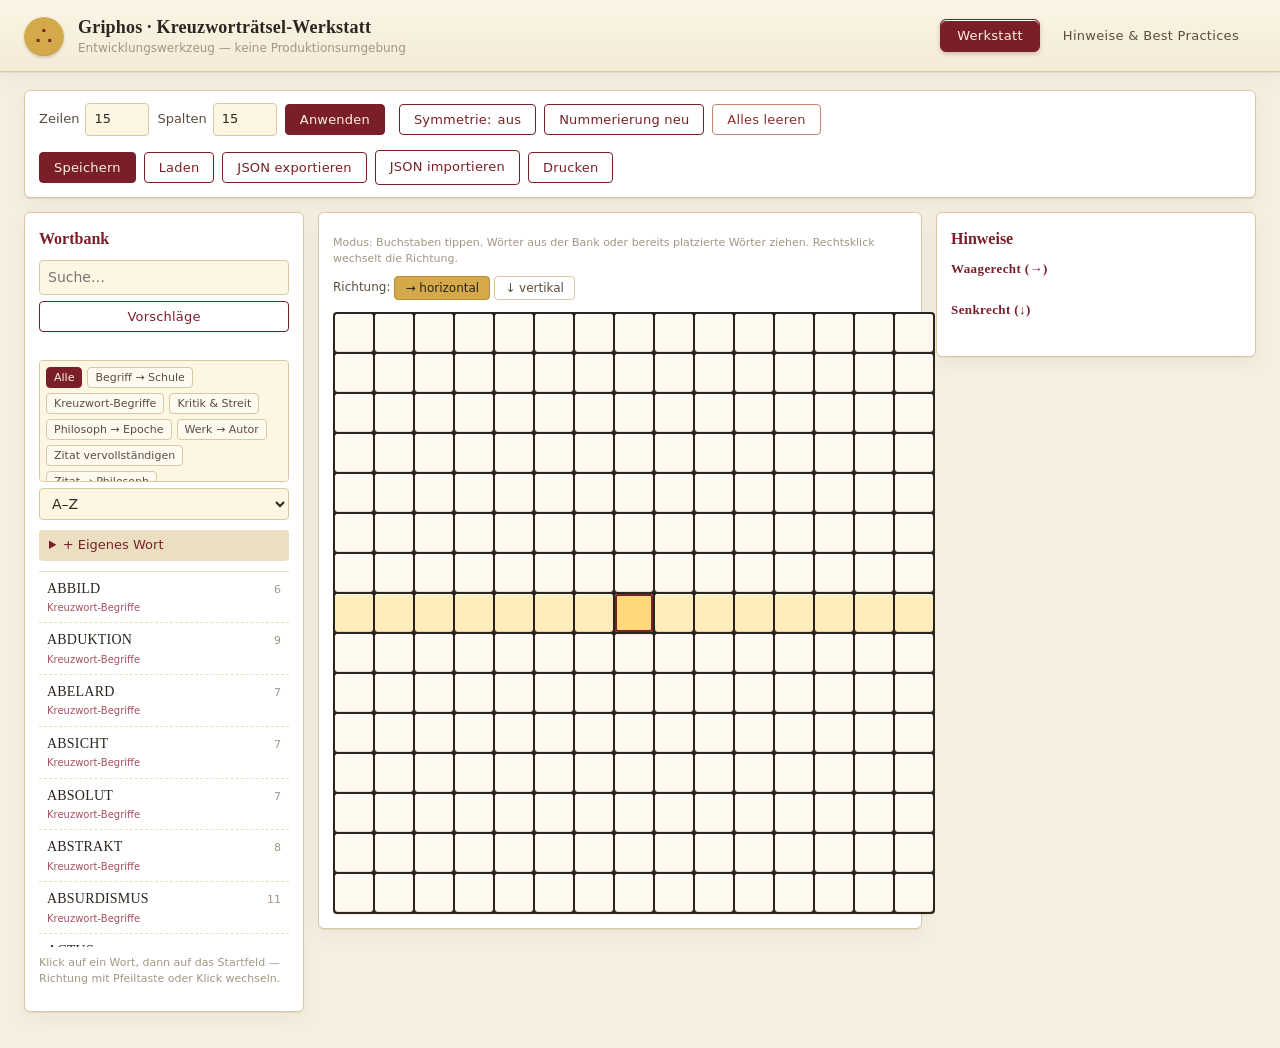
<file: crossword-builder/index.html>
<!doctype html>
<html lang="de">
<head>
  <meta charset="utf-8">
  <meta name="viewport" content="width=device-width, initial-scale=1">
  <title>Griphos · Kreuzworträtsel-Werkstatt</title>
  <link rel="stylesheet" href="style.css">
  <script src="data/data.js"></script>
  <script src="data/crossword_terms.js"></script>
</head>
<body>
  <header class="topbar">
    <div class="brand">
      <span class="brand-mark">∴</span>
      <div>
        <h1>Griphos · Kreuzworträtsel-Werkstatt</h1>
        <p class="subtitle">Entwicklungswerkzeug — keine Produktionsumgebung</p>
      </div>
    </div>
    <nav class="tabs" role="tablist">
      <button class="tab active" data-tab="builder" role="tab">Werkstatt</button>
      <button class="tab" data-tab="info" role="tab">Hinweise &amp; Best Practices</button>
    </nav>
  </header>

  <!-- ───────────────── BUILDER ───────────────── -->
  <section class="panel builder" data-panel="builder">
    <div class="toolbar">
      <div class="tool-group">
        <label>Zeilen <input type="number" id="rowsInput" min="5" max="30" value="15"></label>
        <label>Spalten <input type="number" id="colsInput" min="5" max="30" value="15"></label>
        <button id="resizeBtn" class="btn">Anwenden</button>
      </div>
      <div class="tool-group">
        <button id="symmetryBtn" class="btn ghost" title="Spiegelt Sperrfelder am Mittelpunkt, wenn bewusst eingeschaltet">Symmetrie: <span id="symmetryState">aus</span></button>
        <button id="numberBtn" class="btn ghost">Nummerierung neu</button>
        <button id="clearBtn" class="btn ghost danger">Alles leeren</button>
      </div>
      <div class="tool-group">
        <button id="manualSaveBtn" class="btn">Speichern</button>
        <button id="manualLoadBtn" class="btn ghost">Laden</button>
        <button id="exportBtn" class="btn ghost">JSON exportieren</button>
        <label class="btn ghost file-btn">JSON importieren<input type="file" id="importInput" accept="application/json" hidden></label>
        <button id="printBtn" class="btn ghost">Drucken</button>
      </div>
    </div>

    <div class="workspace">
      <!-- Wortliste -->
      <aside class="words">
        <h2>Wortbank</h2>
        <div class="words-controls">
          <input type="search" id="wordSearch" placeholder="Suche…">
          <button id="suggestionModeBtn" class="btn ghost suggestion-btn" type="button">Vorschläge</button>
          <div id="suggestionSummary" class="suggestion-summary"></div>
          <div id="categoryFilter" class="category-filter" aria-label="Kategorien"></div>
          <select id="sortMode">
            <option value="alpha">A–Z</option>
            <option value="length-desc">Längste zuerst</option>
            <option value="length-asc">Kürzeste zuerst</option>
            <option value="category">Kategorie</option>
          </select>
        </div>
        <details class="custom-word">
          <summary>+ Eigenes Wort</summary>
          <form id="customWordForm">
            <input type="text" id="customWordInput" placeholder="Wort" required>
            <input type="text" id="customClueInput" placeholder="Frage / Hinweis (optional)">
            <select id="customCategoryInput">
              <option value="Eigene">Eigene</option>
            </select>
            <button class="btn" type="submit">Hinzufügen</button>
          </form>
        </details>
        <ul id="wordList" class="word-list"></ul>
        <p class="hint">Klick auf ein Wort, dann auf das Startfeld — Richtung mit Pfeiltaste oder Klick wechseln.</p>
      </aside>

      <!-- Grid -->
      <main class="grid-wrap">
        <div class="grid-toolbar">
          <span class="hint" id="placementHint">Modus: Buchstaben tippen. Wörter aus der Bank oder aus dem Gitter ziehen. Rechtsklick wechselt die Richtung.</span>
          <span class="dir-indicator">Richtung:
            <button class="dir-btn active" data-dir="across">→ horizontal</button>
            <button class="dir-btn" data-dir="down">↓ vertikal</button>
          </span>
        </div>
        <div id="gridHost" class="grid-host"></div>
      </main>

      <!-- Hinweise -->
      <aside class="clues">
        <h2>Hinweise</h2>
        <div class="clue-section">
          <h3>Waagerecht (→)</h3>
          <ol id="acrossList" class="clue-list"></ol>
        </div>
        <div class="clue-section">
          <h3>Senkrecht (↓)</h3>
          <ol id="downList" class="clue-list"></ol>
        </div>
      </aside>
    </div>
  </section>

  <!-- ───────────────── INFO ───────────────── -->
  <section class="panel info" data-panel="info" hidden>
    <article class="prose">
      <h2>Best Practices für Kreuzworträtsel</h2>
      <p class="lead">Eine kompakte Sammlung der wichtigsten Konventionen — gedacht als Checkliste, während ihr in der Werkstatt arbeitet.</p>

      <h3>Gitterstruktur</h3>
      <ul>
        <li><strong>Gerade Größe vermeiden.</strong> Klassische Größen sind 11×11, 13×13, 15×15 und 21×21 (Sonntags-Rätsel). Eine ungerade Kantenlänge erlaubt eine Mittelachsen-Symmetrie.</li>
        <li><strong>180°-Rotationssymmetrie.</strong> Standard im US-Stil: das Schwarzfeld-Muster ist punktsymmetrisch zum Mittelpunkt. Wir machen das im Tool optional verfügbar (Schalter „Symmetrie").</li>
        <li><strong>Maximal ~16 % schwarze Felder</strong> bei 15×15. Mehr wirkt zerstückelt, weniger ist sehr schwierig zu konstruieren.</li>
        <li><strong>Keine isolierten Bereiche.</strong> Jedes weiße Feld muss von jedem anderen über weiße Felder erreichbar sein. Sonst zerfällt das Rätsel in zwei Mini-Rätsel.</li>
        <li><strong>Keine Wörter unter drei Buchstaben.</strong> Zwei-Buchstaben-Einträge sind in fast allen Stilen verboten, sie sind keine echten Wörter.</li>
      </ul>

      <h3>Wortauswahl</h3>
      <ul>
        <li><strong>Jeder Buchstabe gehört zu zwei Wörtern.</strong> Beim US-Stil (criss-cross) gibt es keine isolierten Buchstaben — jedes weiße Feld kreuzt waagerecht und senkrecht.</li>
        <li><strong>Mit langen Eckpfeilern beginnen.</strong> Setzt zuerst eure thematischen Hauptwörter (z. B. ARISTOTELES, NIETZSCHE) — sie diktieren das Skelett, kurze Füllwörter folgen.</li>
        <li><strong>Selten verdoppeln.</strong> Kein Wort sollte zweimal im Rätsel stehen, auch keine offensichtlichen Wortstämme.</li>
        <li><strong>Keine Buchstabenketten ohne Sinn.</strong> Vermeidet Kunstwörter oder Abkürzungen, die niemand kennt — bei einem philosophischen Rätsel sind echte Eigennamen aber willkommen.</li>
        <li><strong>Schwierigkeit mischen.</strong> Setzt 70 % alltägliche Begriffe und 30 % „Genuss"-Begriffe (für Griphos: zentrale Werke, prägnante Schulenamen).</li>
      </ul>

      <h3>Hinweise / Fragen</h3>
      <ul>
        <li><strong>Wortart und Numerus müssen passen.</strong> Singular-Hinweis → Singular-Antwort, Verb → Verb. Sonst fühlt es sich falsch an, auch wenn es theoretisch stimmt.</li>
        <li><strong>Vermeidet das gesuchte Wort im Hinweis.</strong> „Was Kant über die Vernunft sagte" für VERNUNFT ist tabu.</li>
        <li><strong>Einheitlicher Schwierigkeitsgrad pro Rätsel.</strong> Setzt nicht eine ultra-schwere und neunzehn triviale Hinweise.</li>
        <li><strong>Stilkonsistenz.</strong> Entscheidet euch früh: trockene Definitionen, kryptische Anspielungen oder zitatbasierte Hinweise — und bleibt dabei.</li>
        <li><strong>Themabezug nutzen.</strong> Für ein Philosophie-Rätsel sind Zitate, Werktitel oder Schulen-Begriffe stärker als generische Lexikon-Definitionen.</li>
      </ul>

      <h3>Konstruktionsablauf (Empfehlung)</h3>
      <ol>
        <li><strong>Thema festlegen.</strong> z. B. „Stoa &amp; Spätantike", „Aufklärung", „Existenzphilosophie".</li>
        <li><strong>Themenwörter sammeln.</strong> 4–8 lange Begriffe, die das Rätsel tragen sollen.</li>
        <li><strong>Skelett platzieren.</strong> Themenwörter symmetrisch ins Gitter setzen (oben, Mitte, unten).</li>
        <li><strong>Füllen.</strong> Mit kürzeren Wörtern auffüllen — pro Buchstaben prüfen, ob alle Kreuzungen valide Wörter ergeben.</li>
        <li><strong>Hinweise zuletzt.</strong> Erst nach finaler Wortauswahl die Hinweise schreiben — sonst werdet ihr verliebt in eine Formulierung und blockiert spätere Anpassungen.</li>
        <li><strong>Testlöser.</strong> Mindestens eine Person, die das Rätsel nicht konstruiert hat, soll es lösen, bevor es ausgeliefert wird.</li>
      </ol>

      <h3>Sonderfälle (Deutsch &amp; Griphos)</h3>
      <ul>
        <li><strong>Umlaute &amp; ß.</strong> Klassische Konvention im Deutschen: Umlaute werden als <code>AE/OE/UE</code> aufgelöst, ß als <code>SS</code>. Wir akzeptieren beides — entscheidet euch projektweit.</li>
        <li><strong>Eigennamen.</strong> Diese sind in einem thematischen Rätsel zentral. Achtet darauf, dass sie nicht alle in derselben Ecke landen.</li>
        <li><strong>Begriffe mit Leerzeichen.</strong> „Marc Aurel", „Frankfurter Schule" — entweder Leerzeichen entfernen (MARCAUREL) oder in zwei Wörter splitten und über den Hinweis zusammenbinden.</li>
        <li><strong>Zitate.</strong> Eignen sich nicht als Antwortwort, sondern als <em>Hinweis</em> für ein Schlüsselwort des Zitats oder den Urheber.</li>
      </ul>

      <h3>Werkstatt-Tipps zu diesem Tool</h3>
      <ul>
        <li>Ziehe ein Wort aus der Wortbank ins Gitter oder klicke es an und wähle anschließend ein Startfeld. Bereits platzierte Wörter kannst du direkt im Gitter erneut greifen.</li>
        <li>Rechtsklick auf Gitter oder Wortbank wechselt die aktuelle Richtung; das funktioniert auch während du ein Wort ziehst.</li>
        <li>Doppelklick auf ein Feld blockiert es (Schwarzes Feld). Bei aktiver Symmetrie wird das gespiegelte Feld automatisch gesetzt.</li>
        <li>Ein rotes Feld zeigt an, dass ein Buchstabe in Konflikt mit einem bestehenden steht.</li>
        <li>Speichert oft. Der Export ist eine kleine JSON-Datei — bewahrt Versionsstände auf wie Skizzen.</li>
        <li>Drucken erzeugt eine clean Version: nur Gitter und Hinweisliste, ohne UI-Chrome.</li>
      </ul>
    </article>
  </section>

  <script src="app.js"></script>
</body>
</html>
</file>
<file: crossword-builder/style.css>
/* Griphos Kreuzworträtsel-Werkstatt — Light Mode, warm-academic.
   Palette: Pergament-Creme, Burgunder, Antik-Gold, weiches Holzbraun. */

:root {
  --bg: #f6efe1;
  --bg-tile: #fdf6e3;
  --bg-card: #ffffff;
  --bg-cell: #fefaf0;
  --bg-cell-hover: #f7e9c1;
  --bg-cell-selected: #ffd97a;
  --bg-cell-active-word: #ffeebc;
  --bg-cell-block: #2c2520;
  --bg-cell-conflict: #f7c1bc;
  --ink: #2c2520;
  --ink-soft: #5a4d3f;
  --ink-faint: #a39684;
  --burgundy: #7a1f2a;
  --burgundy-soft: #a85160;
  --gold: #b58a2d;
  --gold-soft: #d4a94a;
  --line: #d8c8a4;
  --line-soft: #ecdfc1;
  --shadow: 0 1px 0 rgba(60, 40, 10, 0.08), 0 6px 18px rgba(60, 40, 10, 0.05);
  --tile-shadow: 0 1px 0 #fff inset, 0 -1px 0 rgba(140, 100, 40, 0.18) inset, 0 2px 3px rgba(60, 40, 10, 0.18);
  --radius: 6px;
  --font-serif: "Fraunces", "Georgia", "Times New Roman", serif;
  --font-sans: "Inter", "Segoe UI", system-ui, -apple-system, sans-serif;
}

* { box-sizing: border-box; }

html, body {
  margin: 0;
  padding: 0;
  background: var(--bg);
  color: var(--ink);
  font-family: var(--font-sans);
  font-size: 14px;
  line-height: 1.45;
  min-height: 100vh;
}

button { font-family: inherit; cursor: pointer; }

/* ─── Topbar ─── */
.topbar {
  display: flex;
  align-items: center;
  justify-content: space-between;
  padding: 14px 24px;
  background: linear-gradient(180deg, #fbf5e6 0%, #f3ebd6 100%);
  border-bottom: 1px solid var(--line);
  box-shadow: var(--shadow);
  position: sticky;
  top: 0;
  z-index: 10;
}
.brand { display: flex; align-items: center; gap: 14px; }
.brand-mark {
  font-family: var(--font-serif);
  font-size: 28px;
  color: var(--burgundy);
  background: var(--gold-soft);
  width: 40px; height: 40px;
  display: grid; place-items: center;
  border-radius: 50%;
  box-shadow: var(--tile-shadow);
}
.topbar h1 {
  font-family: var(--font-serif);
  font-size: 18px;
  margin: 0;
  font-weight: 600;
  letter-spacing: 0.2px;
  color: var(--ink);
}
.subtitle { margin: 0; font-size: 12px; color: var(--ink-faint); }

.tabs { display: flex; gap: 6px; }
.tab {
  background: transparent;
  border: 1px solid transparent;
  padding: 8px 16px;
  border-radius: var(--radius);
  color: var(--ink-soft);
  font-size: 13px;
  letter-spacing: 0.3px;
  transition: 120ms ease;
}
.tab:hover { background: rgba(122, 31, 42, 0.06); color: var(--burgundy); }
.tab.active {
  background: var(--burgundy);
  color: #fbf3dc;
  border-color: var(--burgundy);
  box-shadow: 0 1px 0 #fff inset, 0 2px 4px rgba(122, 31, 42, 0.25);
}

/* ─── Panels ─── */
.panel { padding: 18px 24px 36px; }
.panel[hidden] { display: none; }

/* ─── Toolbar ─── */
.toolbar {
  display: flex;
  flex-wrap: wrap;
  gap: 14px;
  padding: 12px 14px;
  background: var(--bg-card);
  border: 1px solid var(--line);
  border-radius: var(--radius);
  box-shadow: var(--shadow);
  margin-bottom: 14px;
}
.tool-group { display: flex; gap: 8px; align-items: center; flex-wrap: wrap; }
.tool-group label { display: inline-flex; align-items: center; gap: 6px; color: var(--ink-soft); font-size: 13px; }

input[type="number"], input[type="text"], input[type="search"], select {
  font: inherit;
  padding: 6px 8px;
  border: 1px solid var(--line);
  border-radius: 4px;
  background: var(--bg-tile);
  color: var(--ink);
  outline: none;
  transition: border-color 120ms ease;
}
input[type="number"] { width: 64px; }
input:focus, select:focus { border-color: var(--gold); }

.btn {
  display: inline-flex;
  align-items: center;
  gap: 6px;
  border: 1px solid var(--burgundy);
  background: var(--burgundy);
  color: #fbf3dc;
  padding: 7px 14px;
  border-radius: 4px;
  font-size: 13px;
  letter-spacing: 0.2px;
  transition: 120ms ease;
}
.btn:hover { background: #631620; box-shadow: 0 2px 6px rgba(122, 31, 42, 0.25); }
.btn.ghost { background: transparent; color: var(--burgundy); }
.btn.ghost:hover { background: rgba(122, 31, 42, 0.08); box-shadow: none; }
.btn.ghost.danger { color: #8a3030; border-color: #c5856a; }
.btn.ghost.danger:hover { background: rgba(170, 60, 30, 0.08); }
.btn.file-btn { cursor: pointer; }
.btn.file-btn input { display: none; }

/* ─── Workspace ─── */
.workspace {
  display: grid;
  grid-template-columns: 280px minmax(0, 1fr) 320px;
  gap: 14px;
  align-items: start;
}

aside.words, aside.clues {
  background: var(--bg-card);
  border: 1px solid var(--line);
  border-radius: var(--radius);
  padding: 14px;
  box-shadow: var(--shadow);
  position: sticky;
  top: 80px;
  max-height: calc(100vh - 100px);
  display: flex;
  flex-direction: column;
}
aside h2 {
  font-family: var(--font-serif);
  font-size: 16px;
  margin: 0 0 10px;
  color: var(--burgundy);
  font-weight: 600;
}

/* Word bank */
.words-controls {
  display: grid;
  grid-template-columns: 1fr;
  gap: 6px;
  margin-bottom: 10px;
}
.suggestion-btn {
  justify-content: center;
}
.suggestion-btn.active {
  background: var(--gold-soft);
  border-color: var(--gold);
  color: var(--ink);
}
.suggestion-summary {
  min-height: 16px;
  color: var(--ink-faint);
  font-size: 11px;
  line-height: 1.35;
}
.category-filter {
  display: flex;
  flex-wrap: wrap;
  gap: 5px;
  max-height: 122px;
  overflow-y: auto;
  padding: 6px;
  border: 1px solid var(--line);
  border-radius: 4px;
  background: var(--bg-tile);
}
.category-chip {
  border: 1px solid var(--line);
  border-radius: 4px;
  background: #fffaf0;
  color: var(--ink-soft);
  padding: 3px 7px;
  font-size: 11px;
  line-height: 1.2;
}
.category-chip:hover {
  border-color: var(--gold);
  color: var(--burgundy);
}
.category-chip.active {
  background: var(--burgundy);
  border-color: var(--burgundy);
  color: #fbf3dc;
}
.custom-word {
  background: var(--line-soft);
  border-radius: 4px;
  padding: 6px 10px;
  margin-bottom: 10px;
}
.custom-word summary { cursor: pointer; color: var(--burgundy); font-size: 13px; }
.custom-word form {
  display: grid;
  gap: 6px;
  margin-top: 8px;
}

.word-list {
  list-style: none;
  margin: 0;
  padding: 0;
  overflow-y: auto;
  flex: 1 1 auto;
  border-top: 1px solid var(--line-soft);
}
.word-list li {
  padding: 7px 8px;
  border-bottom: 1px dashed var(--line-soft);
  display: flex;
  align-items: baseline;
  justify-content: space-between;
  gap: 8px;
  cursor: grab;
  transition: 120ms ease;
}
.word-list li:active { cursor: grabbing; }
.word-list li:hover { background: var(--bg-cell-hover); }
.word-list li.placed { opacity: 0.45; text-decoration: line-through; }
.word-list li.selected {
  background: var(--bg-cell-selected);
  outline: 2px solid var(--gold);
  outline-offset: -2px;
}
.word-list li.dragging {
  opacity: 0.75;
  background: var(--bg-cell-selected);
}
.word-list .w-text {
  font-family: var(--font-serif);
  font-size: 14px;
  font-weight: 500;
  letter-spacing: 0.2px;
}
.word-list .w-meta {
  font-size: 11px;
  color: var(--ink-faint);
  flex-shrink: 0;
}
.word-list .w-cat {
  font-size: 10px;
  color: var(--burgundy-soft);
  display: block;
  margin-top: 2px;
}

.hint { color: var(--ink-faint); font-size: 11px; line-height: 1.4; margin-top: 8px; }

/* ─── Grid ─── */
.grid-wrap {
  background: var(--bg-card);
  border: 1px solid var(--line);
  border-radius: var(--radius);
  padding: 14px;
  box-shadow: var(--shadow);
  min-width: 0;
}
.grid-toolbar {
  display: flex;
  align-items: center;
  justify-content: space-between;
  margin-bottom: 12px;
  flex-wrap: wrap;
  gap: 10px;
}
.dir-indicator { display: inline-flex; gap: 4px; align-items: center; font-size: 12px; color: var(--ink-soft); }
.dir-btn {
  background: transparent;
  border: 1px solid var(--line);
  border-radius: 4px;
  padding: 4px 10px;
  font-size: 12px;
  color: var(--ink-soft);
}
.dir-btn.active { background: var(--gold-soft); border-color: var(--gold); color: var(--ink); }

.grid-host {
  display: grid;
  gap: 2px;
  background: var(--ink);
  padding: 2px;
  border-radius: 4px;
  width: fit-content;
  margin: 0 auto;
  user-select: none;
}

/* Cells styled like Scrabble tiles */
.cell {
  position: relative;
  background: var(--bg-cell);
  display: grid;
  place-items: center;
  width: 38px;
  height: 38px;
  font-family: var(--font-serif);
  font-size: 22px;
  font-weight: 600;
  color: var(--ink);
  cursor: text;
  box-shadow: var(--tile-shadow);
  border-radius: 3px;
  transition: background 80ms ease;
}
.cell:hover { background: var(--bg-cell-hover); }
.cell.selected {
  background: var(--bg-cell-selected);
  outline: 2px solid var(--burgundy);
  outline-offset: -2px;
  z-index: 2;
}
.cell.active-word {
  background: var(--bg-cell-active-word);
}
.cell.placed-word-cell {
  cursor: grab;
}
.cell.placed-word-cell:active {
  cursor: grabbing;
}
.cell.drop-preview {
  background: #dcecc1;
  outline: 2px solid #668536;
  outline-offset: -2px;
  z-index: 3;
}
.cell.drop-preview-invalid {
  background: var(--bg-cell-conflict);
  outline: 2px solid #a94422;
  outline-offset: -2px;
  z-index: 3;
}
.cell.block {
  background: var(--bg-cell-block);
  color: transparent;
  cursor: pointer;
  box-shadow: 0 0 0 1px #000 inset;
}
.cell.conflict { background: var(--bg-cell-conflict); }
.cell .num {
  position: absolute;
  top: 1px;
  left: 3px;
  font-family: var(--font-sans);
  font-size: 9px;
  font-weight: 600;
  color: var(--ink-soft);
  pointer-events: none;
}

/* ─── Clues ─── */
.clue-section { margin-bottom: 16px; }
.clue-section h3 {
  font-family: var(--font-serif);
  font-size: 13px;
  font-weight: 600;
  color: var(--burgundy);
  margin: 0 0 6px;
  letter-spacing: 0.4px;
}
.clue-list {
  list-style: none;
  padding: 0;
  margin: 0;
  max-height: 30vh;
  overflow-y: auto;
}
.clue-list li {
  padding: 6px 4px;
  border-bottom: 1px dashed var(--line-soft);
  font-size: 12px;
  display: grid;
  grid-template-columns: 22px 1fr;
  gap: 6px;
  align-items: start;
}
.clue-list .num-col { font-weight: 700; color: var(--burgundy); }
.clue-list .word-row { font-family: var(--font-serif); font-weight: 600; letter-spacing: 0.4px; color: var(--ink); }
.clue-list .clue-input {
  width: 100%;
  border: none;
  border-bottom: 1px dotted var(--line);
  background: transparent;
  padding: 2px 0;
  font-size: 12px;
  color: var(--ink-soft);
  outline: none;
}
.clue-list .clue-input:focus { border-bottom-color: var(--gold); color: var(--ink); }

/* ─── Info panel ─── */
.prose {
  max-width: 780px;
  margin: 0 auto;
  background: var(--bg-card);
  border: 1px solid var(--line);
  border-radius: var(--radius);
  padding: 32px 40px;
  box-shadow: var(--shadow);
}
.prose h2 {
  font-family: var(--font-serif);
  font-weight: 600;
  font-size: 24px;
  color: var(--burgundy);
  margin-top: 0;
}
.prose h3 {
  font-family: var(--font-serif);
  font-weight: 600;
  font-size: 17px;
  margin-top: 28px;
  color: var(--ink);
}
.prose .lead {
  font-family: var(--font-serif);
  font-style: italic;
  font-size: 16px;
  color: var(--ink-soft);
  margin-bottom: 24px;
}
.prose ul, .prose ol { padding-left: 22px; }
.prose li { margin-bottom: 6px; }
.prose code {
  font-family: "Consolas", "Menlo", monospace;
  font-size: 12px;
  background: var(--line-soft);
  padding: 1px 4px;
  border-radius: 3px;
}

/* ─── Print ─── */
@media print {
  .topbar, .toolbar, aside.words, .grid-toolbar { display: none !important; }
  body { background: white; }
  .panel { padding: 0; }
  .workspace { grid-template-columns: 1fr; gap: 24px; }
  .grid-wrap, aside.clues { box-shadow: none; border: none; padding: 0; }
  .grid-host { background: black; }
  .cell { background: white; box-shadow: 0 0 0 1px black inset; border-radius: 0; }
  .cell.block { background: black; }
  .clue-list { max-height: none; }
  aside.clues { position: static; max-height: none; }
}

/* ─── Responsive ─── */
@media (max-width: 1100px) {
  .workspace {
    grid-template-columns: 1fr;
  }
  aside.words, aside.clues {
    position: static;
    max-height: none;
  }
}
</file>
